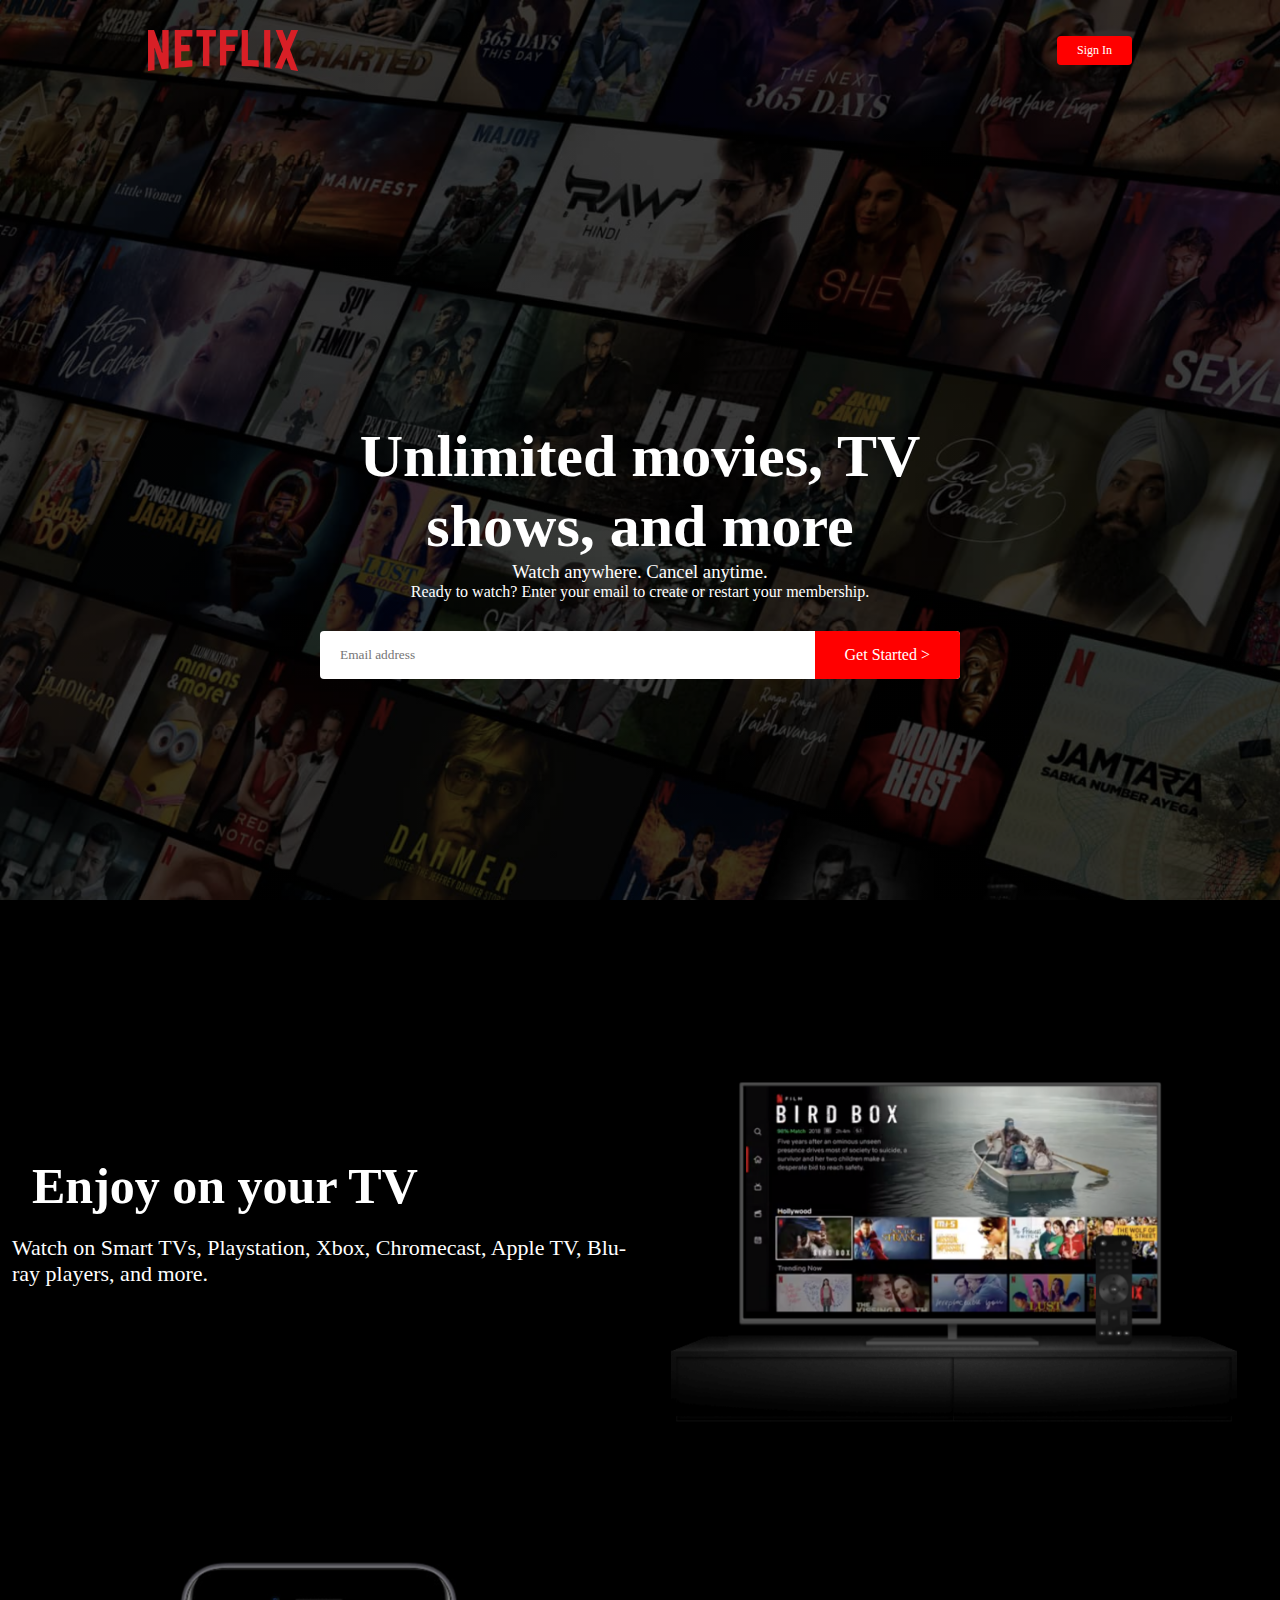
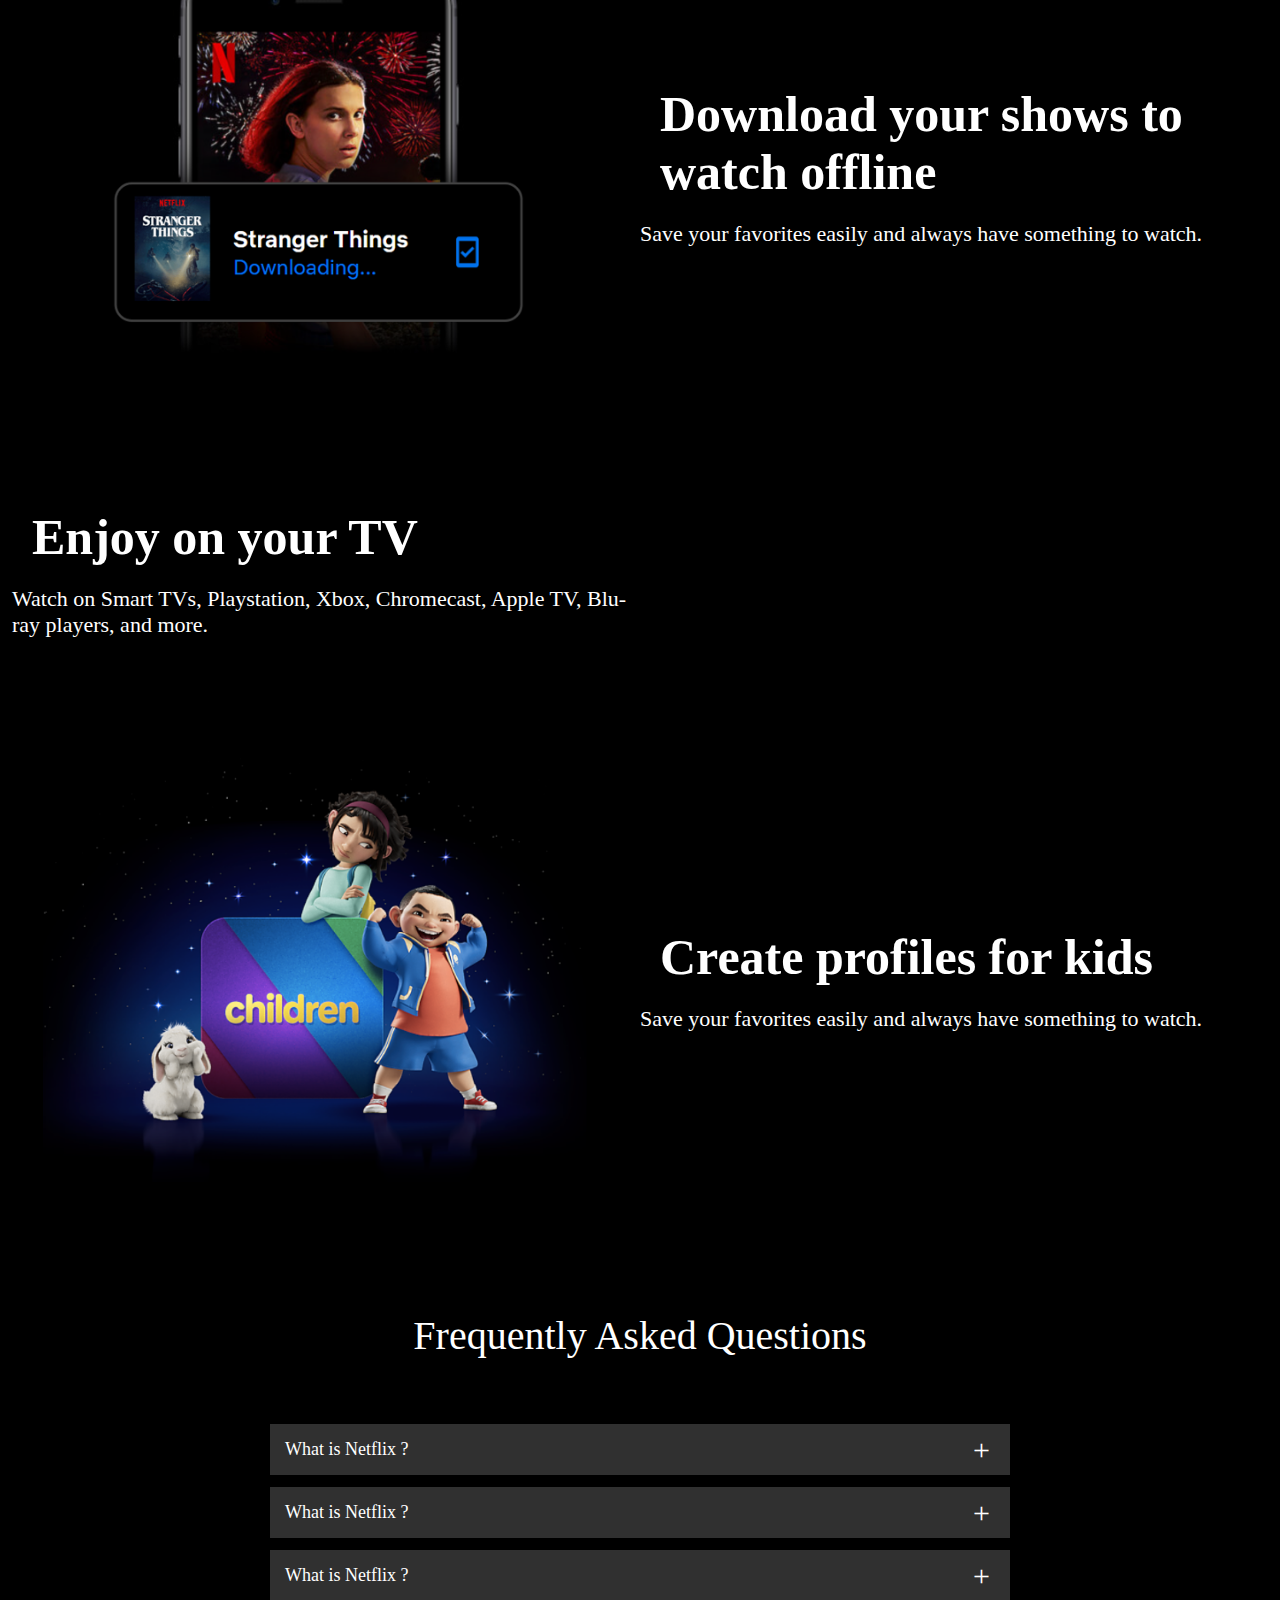
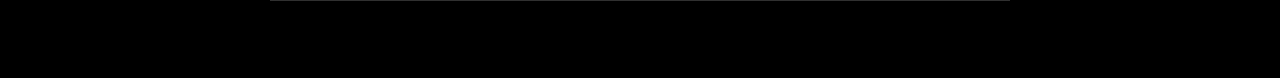
<file: dummyH.html>
<!DOCTYPE html>
<html lang="en">
<head>
    <meta charset="UTF-8">
    <meta name="viewport" content="width=device-width, initial-scale=1.0">
    <link rel="stylesheet" href="dummyS.css">
    <title>Conceptual Session - Netflix Clone</title>
</head>
<body>

    <div class="header">
        <nav>
            <img src="images/logo.png" alt="logo" class="logo">

            <div>
                <button class="signin">
                    Sign In
                </button>
            </div>
        </nav>

        <div class="header-content">
            <h1>Unlimited movies, TV shows, and more</h1>
            <h3>Watch anywhere. Cancel anytime.</h3>
            <p>Ready to watch? Enter your email to create or restart your membership.</p>

            <form class="email-signup">
                <input type="email" placeholder="Email address" required>
                <button type="submit">Get Started ></button>
            </form>
        </div>

    </div>


    <!-- feature Section -->

    <div class="features">

        <!-- feature - 1 -->
        <div class="row">
            <div class="text-col">
                <h2>Enjoy on your TV</h2>
                <p>Watch on Smart TVs, Playstation, Xbox, Chromecast, Apple TV, Blu-ray players, and more.</p>
            </div>
            <div class="img-col">
                <img src="images/feature-1.png" alt="">
            </div>
        </div>


        <!-- feature - 2 -->
        <div class="row">

            <div class="img-col">
                <img src="images/feature-2.png" alt="">
            </div>

            <div class="text-col">
                <h2>Download your shows to watch offline</h2>
                <p>Save your favorites easily and always have something to watch.</p>
            </div>
            
        </div>


        <!-- feature - 3 -->
        <div class="row">
            <div class="text-col">
                <h2>Enjoy on your TV</h2>
                <p>Watch on Smart TVs, Playstation, Xbox, Chromecast, Apple TV, Blu-ray players, and more.</p>
            </div>
            
        </div>


        <!-- feature - 4 -->
        <div class="row">
            
            <div class="img-col">
                <img src="images/feature-4.png" alt="">
            </div>

            <div class="text-col">
                <h2>Create profiles for kids</h2>
                <p>Save your favorites easily and always have something to watch.</p>
            </div>
            
        </div>


    </div>

    <!-- Faq Section -->

    <div class="faq">
        <h2>Frequently Asked Questions</h2>

        <ul class="accordion">

            <li>
                <input type="radio" name="accordion" id="first">
                <label for="first">What is Netflix ?</label>
                <div class="content">
                    <p>
                        Netflix is a streaming service that offers a wide variety of award-winning TV shows, movies, anime, documentaries, and more on thousands of internet-connected devices.

                        You can watch as much as you want, whenever you want without a single commercial – all for one low monthly price. There's always something new to discover and new TV shows and movies are added every week!
                    </p>
                </div>
            </li>

            <li>
                <input type="radio" name="accordion" id="second">
                <label for="second">What is Netflix ?</label>
                <div class="content">
                    <p>
                        Netflix is a streaming service that offers a wide variety of award-winning TV shows, movies, anime, documentaries, and more on thousands of internet-connected devices.

                        You can watch as much as you want, whenever you want without a single commercial – all for one low monthly price. There's always something new to discover and new TV shows and movies are added every week!
                    </p>
                </div>
            </li>

            <li>
                <input type="radio" name="accordion" id="third">
                <label for="third">What is Netflix ?</label>
                <div class="content">
                    <p>
                        Netflix is a streaming service that offers a wide variety of award-winning TV shows, movies, anime, documentaries, and more on thousands of internet-connected devices.

                        You can watch as much as you want, whenever you want without a single commercial – all for one low monthly price. There's always something new to discover and new TV shows and movies are added every week!
                    </p>
                </div>
            </li>

        </ul>


    </div>
    
</body>
</html>
</file>
<file: dummyS.css>
*{
    margin: 0;
    padding: 0;
    font-family: 'Poppins';
    box-sizing: border-box;
}

body{
    background: #000;
    color: #fff;
}

.header{
    width: 100%;
    height: 100vh;
    background-image: linear-gradient(rgba(0,0,0,0.7),rgba(0,0,0,0.7)),url(images/header-image.png);
    background-size: cover;
    padding: 10px 8px;
    position: relative;
}

nav{
    display: flex;
    align-items: center;
    justify-content: space-between;
    margin-top: 20px;
}

.logo{
    width: 150px;
    cursor: pointer;
    margin-left: 140px;
}



nav button{
    border: 0;
    outline: 0;
    background: red;
    color: #fff;
    padding: 7px 20px;
    font-size: 12px;
    border-radius: 4px;
    margin-left: 10px;
    cursor: pointer;
    margin-right: 140px;
}

.header-content{
    position: absolute;
    top: 50%;
    left:50%;
    transform: translate(-50%,-50%);
    text-align: center;
    margin-top: 100px;
}

.header-content h1{
    font-size: 60px;
    line-height: 70px;
    font-weight: 600;
    max-width: 650px;
}

.header-content h3{
    font-weight: 400;
    max-width: 650px;
}

.email-signup{
    background: #fff;
    border-radius: 4px;
    display: flex;
    align-items: center;
    margin-top: 30px;
    overflow: hidden;
}

.email-signup input{
    flex:1;
    border:0;
    outline: 0;
    margin-left: 20px;
}

.email-signup button{
    background: red;
    color: #fff;
    border: 0;
    outline: 0;
    font-size: 16px;
    cursor: pointer;
    padding: 15px 30px;
}


.features{
    padding: 50px 12px;
    font-size: 22px;
}

.row{
    display: flex;
    width: 100%;
    align-items: center;
    flex-wrap: wrap;
    padding: 50px 0;
}

.text-col{
    flex-basis: 50%;
    margin-bottom: 20px;
}

.img-col{
    flex-basis: 50%;
    margin-bottom: 20px;
}

.img-col img{
    width:90%;
    display: block;
    margin: auto;
}

.features h2{
    font-size: 50px;
    font-weight: 600;
    margin: 20px;
}

.faq{
    padding: 10px 12%;
    text-align: center;
    font-size: 18px;
}

.faq h2{
    font-weight: 500;
    font-size: 40px;
}

.accordion{
    margin: 60px auto;
    width: 100%;
    max-width:750px ;
}

.accordion li{
    list-style: none;
    width: 100%;
    padding: 5px;
}

.accordion li label{
    display: flex;
    align-items: center;
    padding: 15px;
    font-size: 18px;
    font-weight: 500;
    background:#303030 ;
    margin-bottom: 2px;
    cursor: pointer;
    position: relative;
}

label::after{
    content: "+";
    font-size: 30px;
    position: absolute;
    right: 20px;
}

input[type='radio']{
    display: none;
}

.accordion .content{
    background:#303030 ;
    text-align: left;
    padding:0 20px;
    max-height: 0;
    overflow: hidden;
}

.accordion input[type='radio']:checked + label + .content{
    max-height: 600px;
    padding:20px 30px;
}
</file>
